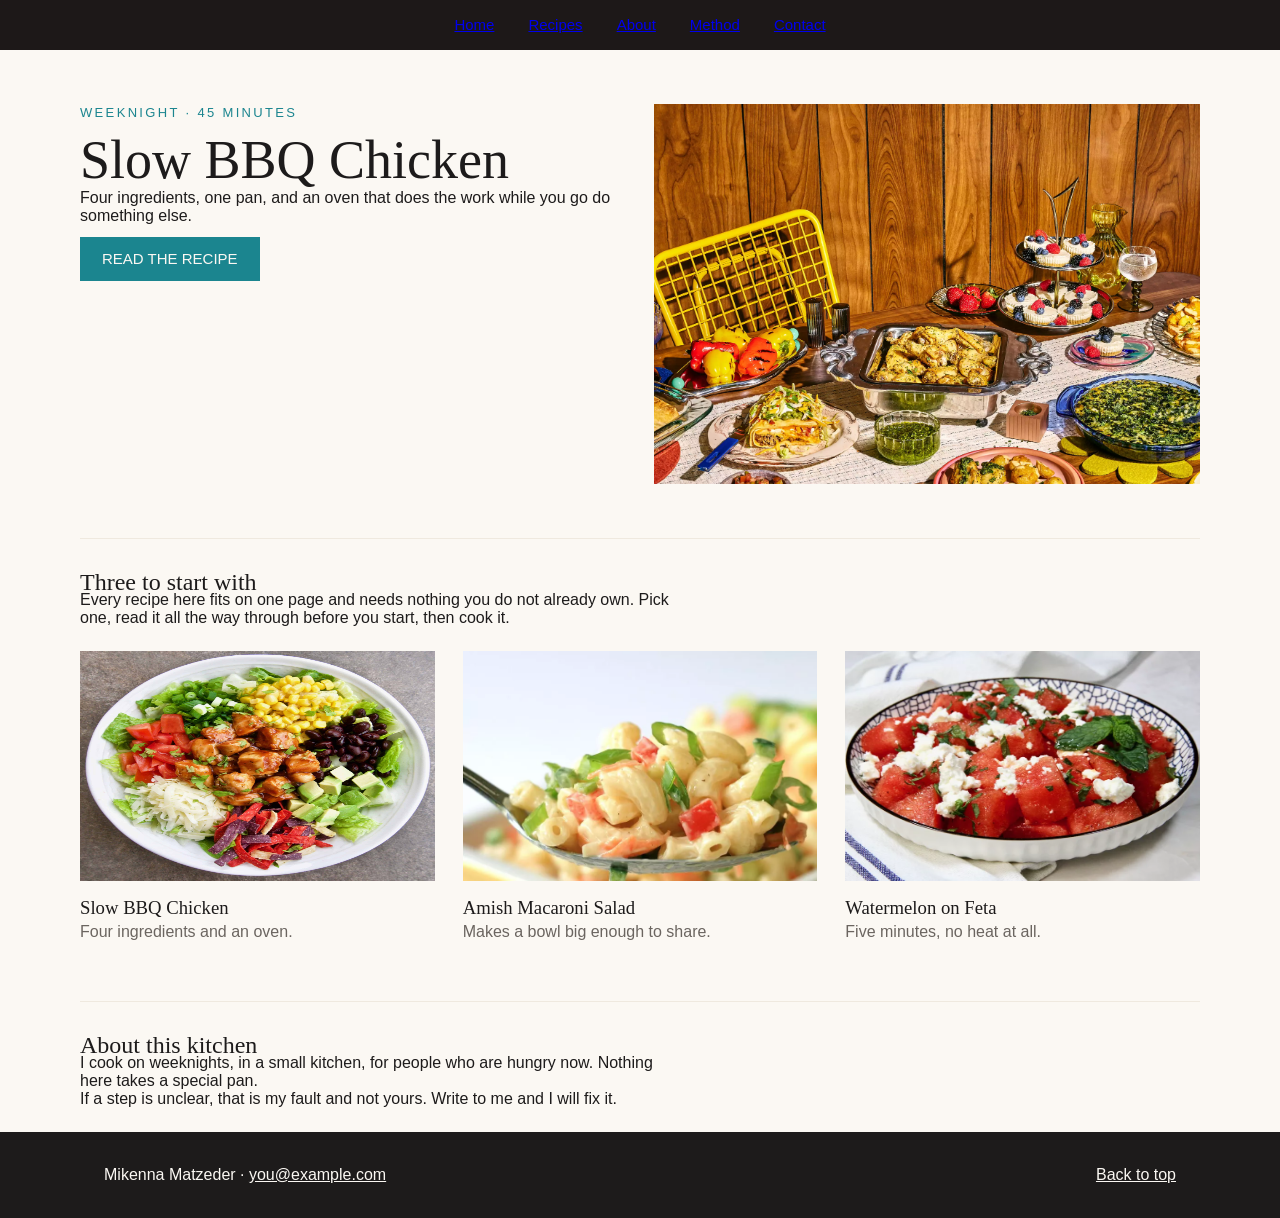
<file: index.html>
<!DOCTYPE html>
<html lang="en">
<head>
    <meta charset="UTF-8">
    <meta name="viewport" content="width=device-width, initial-scale=1.0">
    <title>Jen's Kitchen</title>
    
    <link rel="preconnect" href="https://fonts.googleapis.com">
    <link rel="preconnect" href="https://fonts.gstatic.com" crossorigin>
    <link href="https://fonts.googleapis.com/css2?family=DM+Serif+Display:ital@0;1&display=swap" rel="stylesheet">

    <link rel="stylesheet" href="css/styles.css">
</head>
<body id="top">
  
    <nav class="site-nav">
        <ul>
            <li>
              <a href="index.html">Home</a>
          </li>

          <li>
              <a href="#cards">Recipes</a>
          </li>

          <li>
              <a href="#about">About</a>
          </li>
          
          <li>
              <a href="#method">Method</a>
          </li>

          <li>
              <a href="mailto:you@example.com">Contact</a>
          </li>
        </ul>
    </nav>

    <main>
        <header class="hero">
            <div>
                <p class="eyebrow">Weeknight &middot; 45 minutes</p>
                <h1>Slow BBQ Chicken</h1>
                <p class="lede">Four ingredients, one pan, and an oven that does the work while you go do something else.</p>
                
                <a class="button" href="recipes/bbq-chicken.html">Read the recipe</a>
            </div>
                
            <img src="images/homepage.webp" alt="A plate of BBQ chicken">
        </header>

        <section class="section-head" id="cards">
            <h2>Three to start with</h2>
            <p>Every recipe here fits on one page and needs nothing you do not already own. Pick one, read it all the way through before you start, then cook it.</p>
        </section>

        <section class="cards">
            <article class="card">
                <img src="images/bbq-chicken-card.jpeg" alt="BBQ Chicken thighs">
                <h3>Slow BBQ Chicken</h3>
                <p>Four ingredients and an oven.</p>
            </article>

            <article class="card">
                <img src="images/amish-macaroni-salad-card.webp" alt="BBQ Chicken thighs">
                <h3>Amish Macaroni Salad</h3>
                <p>Makes a bowl big enough to share.</p>
            </article>

            <article class="card">
                <img src="images/Watermelon-salad-card.webp" alt="BBQ Chicken thighs">
                <h3>Watermelon on Feta</h3>
                <p>Five minutes, no heat at all.</p>
            </article>
        
        </section>

        <section class="section-head" id="about">
            <h2>About this kitchen</h2>
            <p>I cook on weeknights, in a small kitchen, for people who are hungry now. Nothing here takes a special pan.</p>
            <p>If a step is unclear, that is my fault and not yours. Write to me and I will fix it.</p>
        </section>


    </main>

    <footer class="site-footer">
        <div class="inner">
             <p>Mikenna Matzeder &middot; <a href="mailto:youexample.com">you@example.com</a>
             <p class="right"><a href="#top"> Back to top</a></p>
        </div>
    </footer>

</body>
</html>
</file>
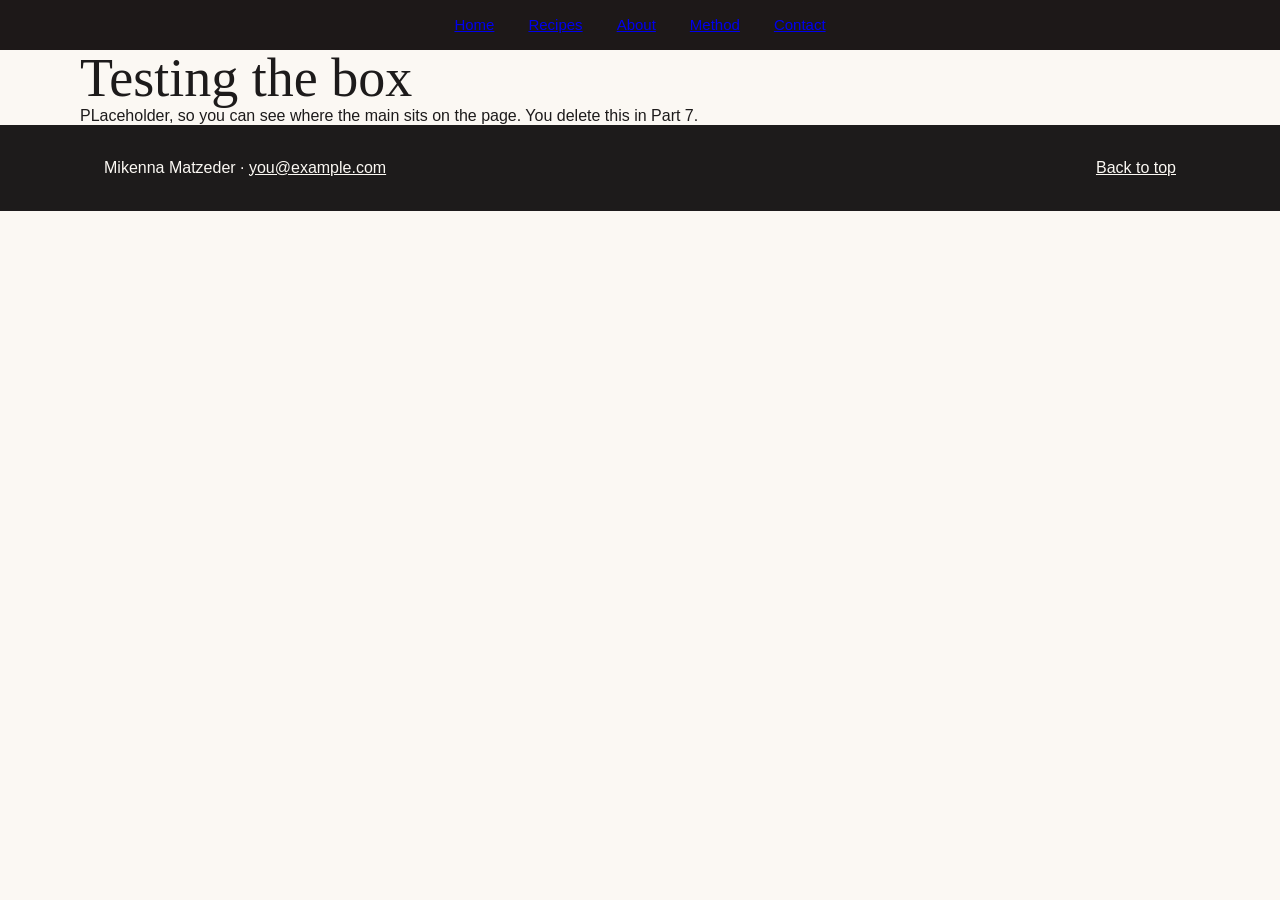
<file: template.html>
<!DOCTYPE html>
<html lang="en">
<head>
    <meta charset="UTF-8">
    <meta name="viewport" content="width=device-width, initial-scale=1.0">
    <title>Template</title>
    
    <link rel="preconnect" href="https://fonts.googleapis.com">
    <link rel="preconnect" href="https://fonts.gstatic.com" crossorigin>
    <link href="https://fonts.googleapis.com/css2?family=DM+Serif+Display:ital@0;1&display=swap" rel="stylesheet">

    <link rel="stylesheet" href="css/styles.css">
</head>
<body id="top">
  
    <nav class="site-nav">
        <ul>
            <li>
              <a href="index.html">Home</a>
          </li>

          <li>
              <a href="#cards">Recipes</a>
          </li>

          <li>
              <a href="#about">About</a>
          </li>
          
          <li>
              <a href="#method">Method</a>
          </li>

          <li>
              <a href="mailto:you@example.com">Contact</a>
          </li>
        </ul>
    </nav>

    <main>
        <h1>Testing the box</h1>
        <p>PLaceholder, so you can see where the main sits on the page. You delete this in Part 7.</p>
    </main>

    <footer class="site-footer">
        <div class="inner">
             <p>Mikenna Matzeder &middot; <a href="mailto:youexample.com">you@example.com</a>
             <p class="right"><a href="#top"> Back to top</a></p>
        </div>
    </footer>

</body>
</html>
</file>
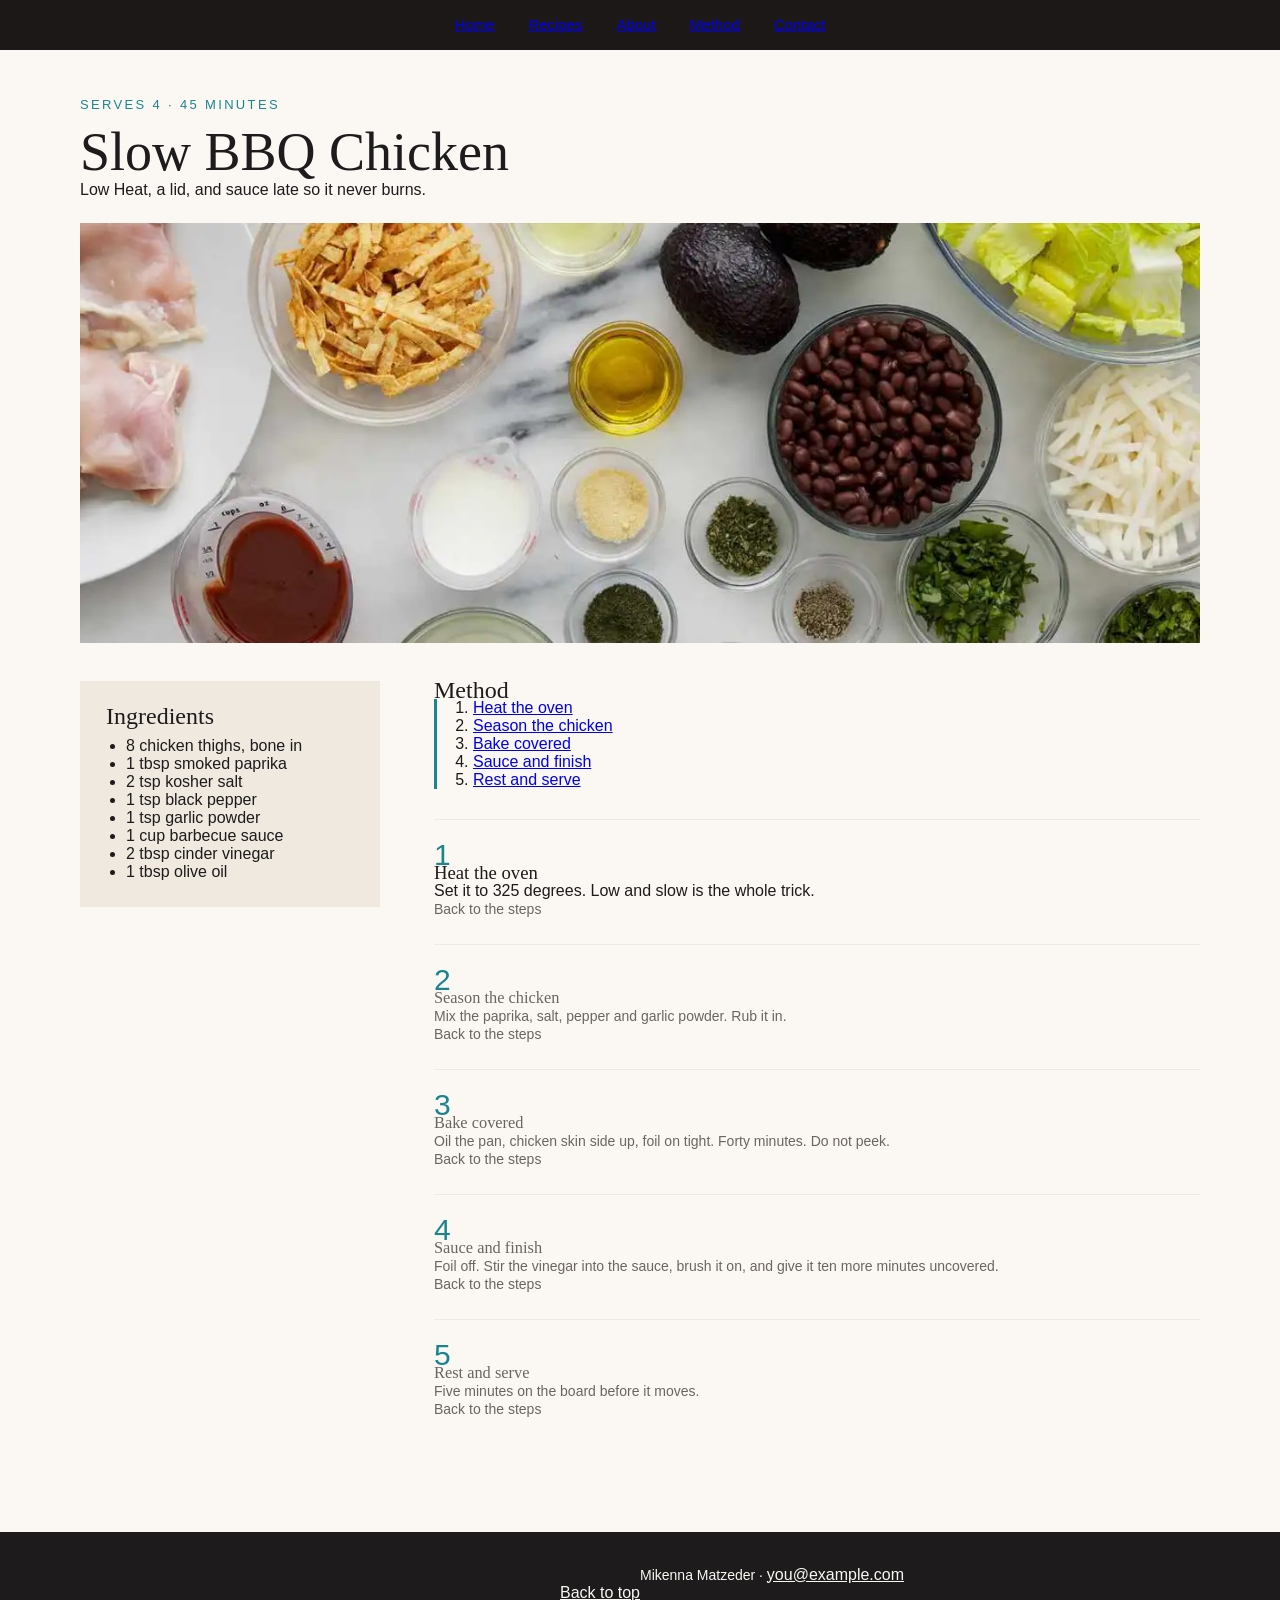
<file: recipes/bbq-chicken.html>
<!DOCTYPE html>
<html lang="en">
<head>
    <meta charset="UTF-8">
    <meta name="viewport" content="width=device-width, initial-scale=1.0">
    <title>Jen's Kitchen</title>
    
    <link rel="preconnect" href="https://fonts.googleapis.com">
    <link rel="preconnect" href="https://fonts.gstatic.com" crossorigin>
    <link href="https://fonts.googleapis.com/css2?family=DM+Serif+Display:ital@0;1&display=swap" rel="stylesheet">

    <link rel="stylesheet" href="../css/styles.css">
</head>
<body id="top">
  
    <nav class="site-nav">
        <ul>
            <li>
              <a href="../index.html">Home</a>
          </li>

          <li>
              <a href="../index.html#cards">Recipes</a>
          </li>

          <li>
              <a href="../index.html#about">About</a>
          </li>
          
          <li>
              <a href="#method">Method</a>
          </li>

          <li>
              <a href="mailto:you@example.com">Contact</a>
          </li>
        </ul>
    </nav>

    <main>
        <header class="recipe-hero">
            <p class="eyebrow">Serves 4 &middot; 45 minutes</p>
            <h1>Slow BBQ Chicken</h1>
            <p class="lede">Low Heat, a lid, and sauce late so it never burns.</p>
            <img src="../images/bbq-chicken-banner.webp" alt="Atray of BBQ chicken">
        </header>

        <div class="recipe-body">
            <aside class="ingredients">
                <h2>Ingredients</h2>
                <ul>
                    <li>8 chicken thighs, bone in</li>
                    <li>1 tbsp smoked paprika</li>
                    <li>2 tsp kosher salt</li>
                    <li>1 tsp black pepper</li>
                    <li>1 tsp garlic powder</li>
                    <li>1 cup barbecue sauce</li>
                    <li>2 tbsp cinder vinegar</li>
                    <li>1 tbsp olive oil</li>
                </ul>
            </aside>

            <section id="method">
                <h2>Method</h2>

                <nav class="jump">
                    <ol>
                        <li><a href="step-1">Heat the oven</a></li>
                        <li><a href="step-2">Season the chicken</a></li>
                        <li><a href="step-3">Bake covered</a></li>
                        <li><a href="step-4">Sauce and finish</a></li>
                        <li><a href="step-5">Rest and serve</a></li>
                    </ol>
                </nav>
                <article class="step" id="step-1">
                    <span class="num">1</span>
                    <h3>Heat the oven</h3>
                    <p>Set it to 325 degrees. Low and slow is the whole trick.</p>
                    <p><a class="back" hrefs="#method">Back to the steps</p>
                </article>

                <article class="step" id="step-2">
                    <span class="num">2</span>
                    <h3>Season the chicken</h3>
                    <p>Mix the paprika, salt, pepper and garlic powder. Rub it in.</p>
                    <p><a class="back" hrefs="#method">Back to the steps</p>
                </article>

                <article class="step" id="step-3">
                    <span class="num">3</span>
                    <h3>Bake covered</h3>
                    <p>Oil the pan, chicken skin side up, foil on tight. Forty minutes. Do not peek.</p>
                    <p><a class="back" hrefs="#method">Back to the steps</p>
                </article>

                <article class="step" id="step-4">
                    <span class="num">4</span>
                    <h3>Sauce and finish</h3>
                    <p>Foil off. Stir the vinegar into the sauce, brush it on, and give it ten more minutes uncovered.</p>
                    <p><a class="back" hrefs="#method">Back to the steps</p>
                </article>

                <article class="step" id="step-5">
                    <span class="num">5</span>
                    <h3>Rest and serve</h3>
                    <p>Five minutes on the board before it moves.</p>
                    <p><a class="back" hrefs="#method">Back to the steps</p>
                </article>


            </section>
        </div>
    </main>

    <footer class="site-footer">
        <div class="inner">
             <p>Mikenna Matzeder &middot; <a href="mailto:youexample.com">you@example.com</a>
             <p class="right"><a href="#top"> Back to top</a></p>
        </div>
    </footer>

</body>
</html>
</file>
<file: css/styles.css>
* {
    box-sizing: border-box;
    margin: 0;
    padding: 0;
}

body {
    background: #FBF8F3;
    color: #1d1b1b;
    font-family: 'Inter' , Arial, Helvetica, sans-serif;
    line-height: 18px;
}


h1, h2, h3 {
    font-family: 'DM Serif Dislay' , Georgia, serif;
    font-weight: 400;
}

.site-nav {
    background: #1d1818;
}

.site-nav ul {
    list-style: none;
    display: grid;
    grid-template: auto / auto auto auto auto auto;
    gap: 34px;
    width: max-content;
    margin: 0 auto;
    padding: 16px 24px;
}

.site-nav {
    color: #fbf8f3;
    text-decoration: none;
    font-size: 15px;
}

main {
    max-width: 1120px;
    margin: 0 auto;
    padding: 0 24 px;
}

.site-footer {
    background: #1D1B1B;
    color: #FBF8F3;
}

.site-footer .inner {
    display: grid;
    grid-template: auto / 1fr 1fr;
    max-width: 1120px;
    margin: 0 auto;
    padding: 34px 24px;
}

.site-footer a {
    color: #FBF8F3;
}

.site-footer .right {
    text-align: right;
}

.hero {
    display: grid;
    grid-template: auto / 1fr 1fr;
    gap: 28px;
    padding: 54px 0;
}

.hero img {
    width: 100%;
    height: 380px;
    object-fit: cover;
}

h1 {
    font-size: 54px;
    line-height: 1.05;
}

.eyebrow {
    font-size: 13px;
    letter-spacing: 0.18em;
    text-transform: uppercase;
    color: #1B858F;
    margin-bottom: 10px;
}

lede {
    font-size: 20px;
    color: #6B6560;
}

.button {
    display: inline-block;
    margin-top: 12px;
    background: #1B858F;
    color: #FBF8F3;
    text-decoration: none;
    padding: 13px 22px;
    font-size: 15px;
    text-transform: uppercase;
}

.section-head {
    border-top: 1px solid #EFE9DF;
    padding: 34px 0 24px;
}

.section-head p {
    max-width: 68ch;
}

.cards {
    display: grid;
    grid-template: auto / 1fr 1fr 1fr;
    gap: 28px;
    padding-bottom: 60px;
}

.card img {
    width: 100%;
    height: 230px;
    object-fit: 60px;
}

.card h3 {
    margin: 14px 0 6px;
}

.card p {
    font-size: 16px;
    color: #6B6560;
}

.recipe-hero {
    padding: 46px 0 34px;
}

.recipe-hero img {
    width: 100%;
    height: 420px;
    object-fit: cover;
    margin-top: 24px;
}



.recipe-body {
    display: grid;
    grid-template: auto / 300px 1fr;
    gap: 54px;
    padding-bottom: 60px;
}

.ingredients {
    background: #EFE9DF;
    padding: 26px;
    align-self: start;
}

.ingredients ul {
    margin: 12px 0 0 20px;
}

.ingredients {
    margin-bottom: 9px;
    font-size: 16px;
}

.jump {
    border-left: 3px solid #1B858F;
    padding-left: 18px;
    margin-bottom: 30px;
}

.jump ol {
    margin-left: 18px;
}

.jump li {
    font-size: 16px;
}

.step {
    border-top: 1px solid #EFE9DF;
    padding-top: 26px;
    margin-top: 26px;
}
.step .num {
     display: block;
     font-size: 30px;
     color: #1B858F;
}

.back {
    font-size: 14px;
    color: #6B6560;
}
</file>
